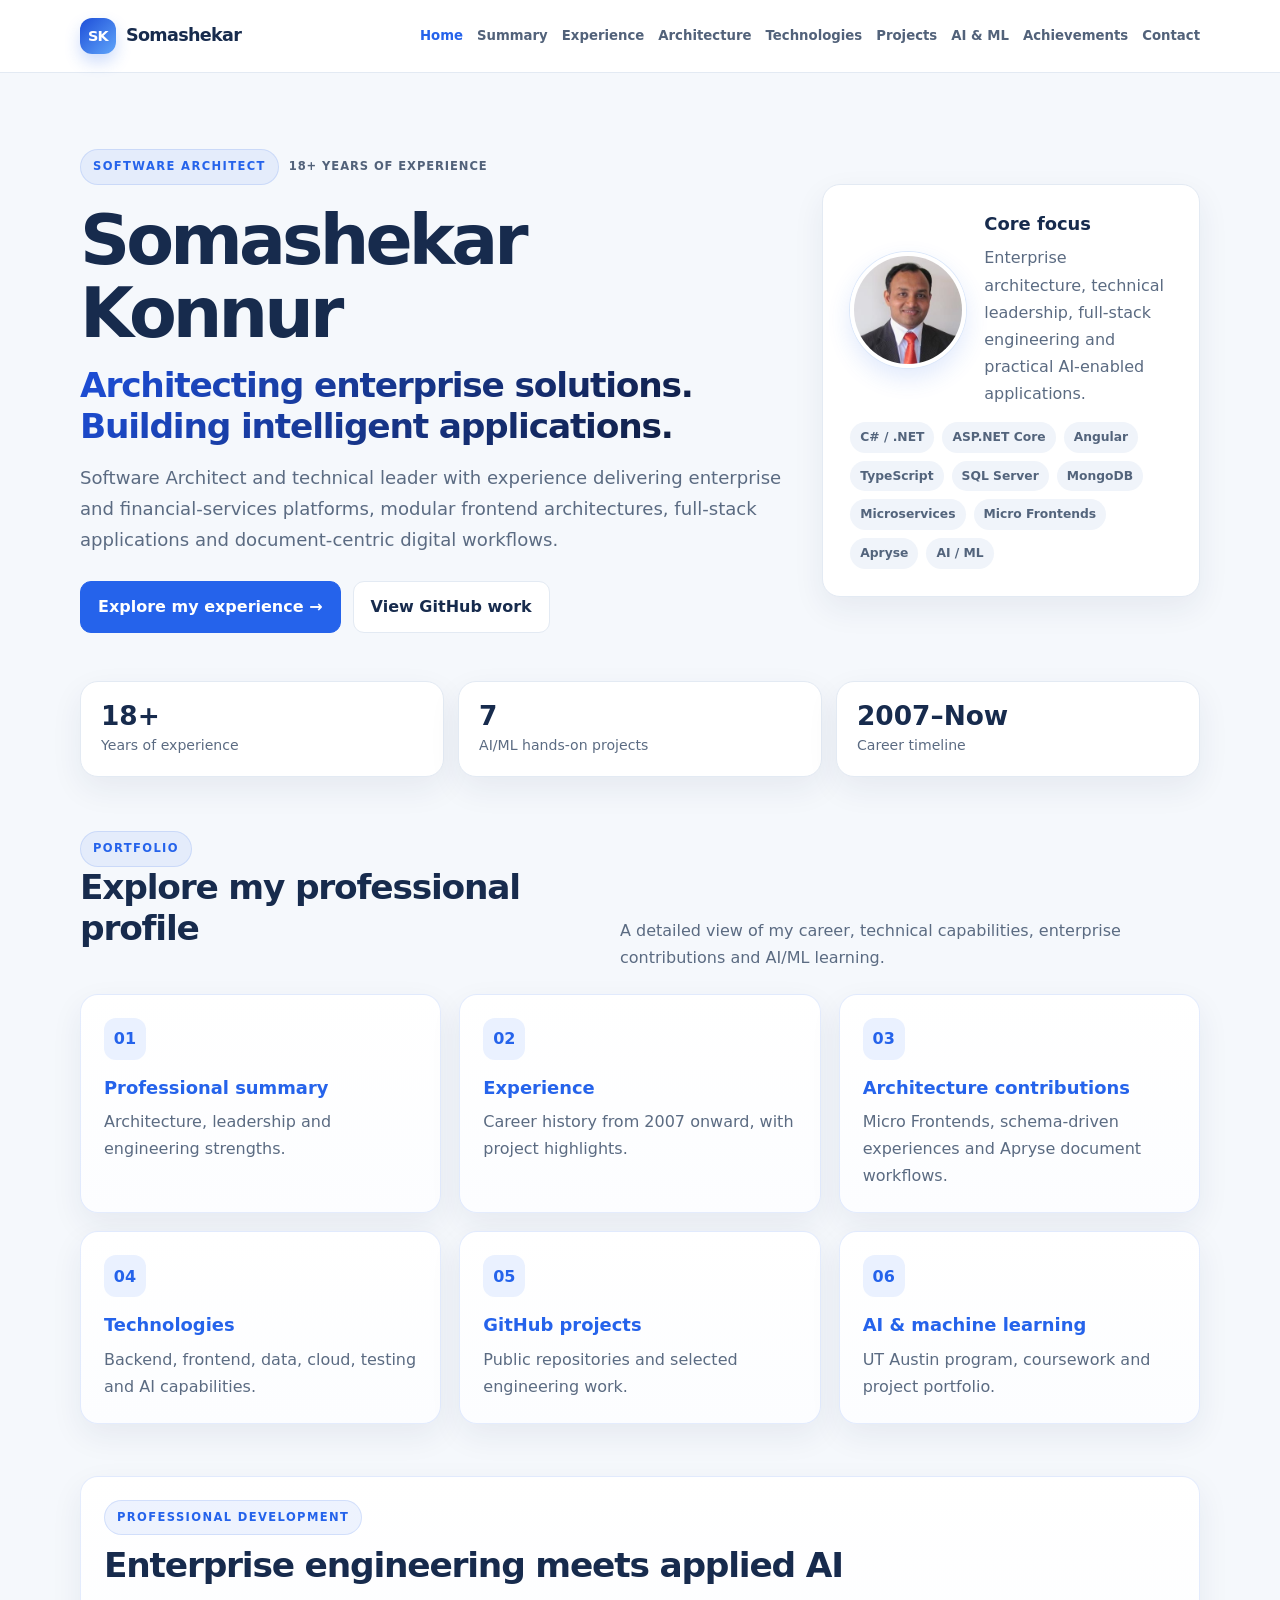
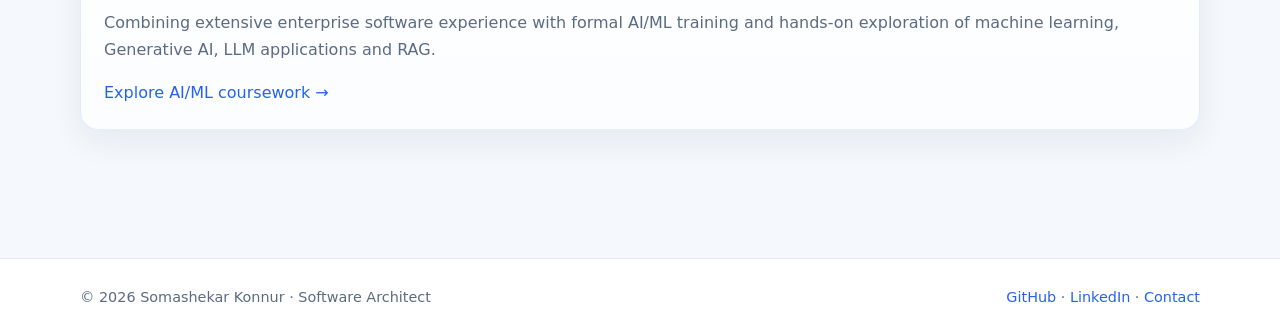
<file: index.html>
<!doctype html>
<html lang="en">

<head>
    <meta charset="utf-8">
    <meta name="viewport" content="width=device-width,initial-scale=1">
    <meta name="description" content="Professional portfolio of Somashekar Konnur">
    <title>Home | Somashekar Konnur</title>
    <link rel="stylesheet" href="styles.css">
</head>

<body>
    <header>
        <div class="wrap nav"><a class="brand" href="index.html" aria-label="Somashekar Konnur home"><span
                    class="brand-mark">SK</span><span class="brand-word">Somashekar</span></a><button class="menu"
                aria-expanded="false" aria-label="Toggle navigation">Menu ☰</button>
            <nav><a href="index.html">Home</a><a href="summary.html">Summary</a><a
                    href="experience.html">Experience</a><a href="architecture.html">Architecture</a><a
                    href="technologies.html">Technologies</a><a href="projects.html">Projects</a><a href="ai-ml.html">AI
                    & ML</a><a href="achievements.html">Achievements</a><a href="contact.html">Contact</a></nav>
        </div>
    </header>
    <main class="wrap">
        <section class="hero">
            <div>
                <div class="eyebrow-wrap"><span class="eyebrow">Software Architect</span><span class="eyebrow-sub">18+
                        years of experience</span></div>
                <h1>Somashekar<br>Konnur</h1>
                <h2 class="hero-tagline">Architecting enterprise solutions.<br>Building intelligent applications.</h2>
                <p class="lead">Software Architect and technical leader with experience delivering enterprise and
                    financial-services platforms, modular frontend architectures, full-stack applications and
                    document-centric digital workflows.</p>
                <div class="hero-actions"><a class="btn" href="experience.html">Explore my experience →</a><a
                        class="btn secondary" href="projects.html">View GitHub work</a></div>
            </div>
            <aside class="hero-card">
                <div class="profile-intro">
                    <img class="profile-photo" src="assets/profile-pic.jpeg" alt="Somashekar Konnur, Software Architect">
                    <div>
                        <h3>Core focus</h3>
                        <p>Enterprise architecture, technical leadership, full-stack engineering and practical AI-enabled
                            applications.</p>
                    </div>
                </div>
                <div class="tags"><span class="tag">C# / .NET</span><span class="tag">ASP.NET Core</span><span
                        class="tag">Angular</span><span class="tag">TypeScript</span><span class="tag">SQL Server</span><span
                        class="tag">MongoDB</span><span class="tag">Microservices</span><span
                        class="tag">Micro Frontends</span><span class="tag">Apryse</span><span class="tag">AI /
                        ML</span></div>
            </aside>
        </section>
        <section class="stats">
            <div class="stat"><strong>18+</strong><span>Years of experience</span></div>
            <div class="stat"><strong>7</strong><span>AI/ML hands-on projects</span></div>
            <div class="stat"><strong>2007–Now</strong><span>Career timeline</span></div>
        </section>
        <section class="section">
            <div class="section-head">
                <div><span class="eyebrow">Portfolio</span>
                    <h2>Explore my professional profile</h2>
                </div>
                <p>A detailed view of my career, technical capabilities, enterprise contributions and AI/ML learning.
                </p>
            </div>
            <div class="grid">
                <a class="card" href="summary.html">
                    <div class="icon">01</div>
                    <h3>Professional summary</h3>
                    <p>Architecture, leadership and engineering strengths.</p>
                </a>
                <a class="card" href="experience.html">
                    <div class="icon">02</div>
                    <h3>Experience</h3>
                    <p>Career history from 2007 onward, with project highlights.</p>
                </a>
                <a class="card" href="architecture.html">
                    <div class="icon">03</div>
                    <h3>Architecture contributions</h3>
                    <p>Micro Frontends, schema-driven experiences and Apryse document workflows.</p>
                </a>
                <a class="card" href="technologies.html">
                    <div class="icon">04</div>
                    <h3>Technologies</h3>
                    <p>Backend, frontend, data, cloud, testing and AI capabilities.</p>
                </a>
                <a class="card" href="projects.html">
                    <div class="icon">05</div>
                    <h3>GitHub projects</h3>
                    <p>Public repositories and selected engineering work.</p>
                </a>
                <a class="card" href="ai-ml.html">
                    <div class="icon">06</div>
                    <h3>AI & machine learning</h3>
                    <p>UT Austin program, coursework and project portfolio.</p>
                </a>
            </div>
        </section>
        <section class="section">
            <div class="card"><span class="eyebrow">Professional development</span>
                <h2 style="margin-top:10px">Enterprise engineering meets applied AI</h2>
                <p>Combining extensive enterprise software experience with formal AI/ML training and hands-on
                    exploration of machine learning, Generative AI, LLM applications and RAG.</p><a
                    href="ai-ml.html">Explore AI/ML coursework →</a>
            </div>
        </section>
    </main>
    <footer>
        <div class="wrap footer-row"><span>© <span data-year></span> Somashekar Konnur · Software
                Architect</span><span><a href="https://github.com/somuenc">GitHub</a> · <a
                    href="https://www.linkedin.com/in/somashekarbkonnur1981/">LinkedIn</a> · <a
                    href="contact.html">Contact</a></span></div>
    </footer>
    <script src="script.js"></script>
</body>

</html>
</file>
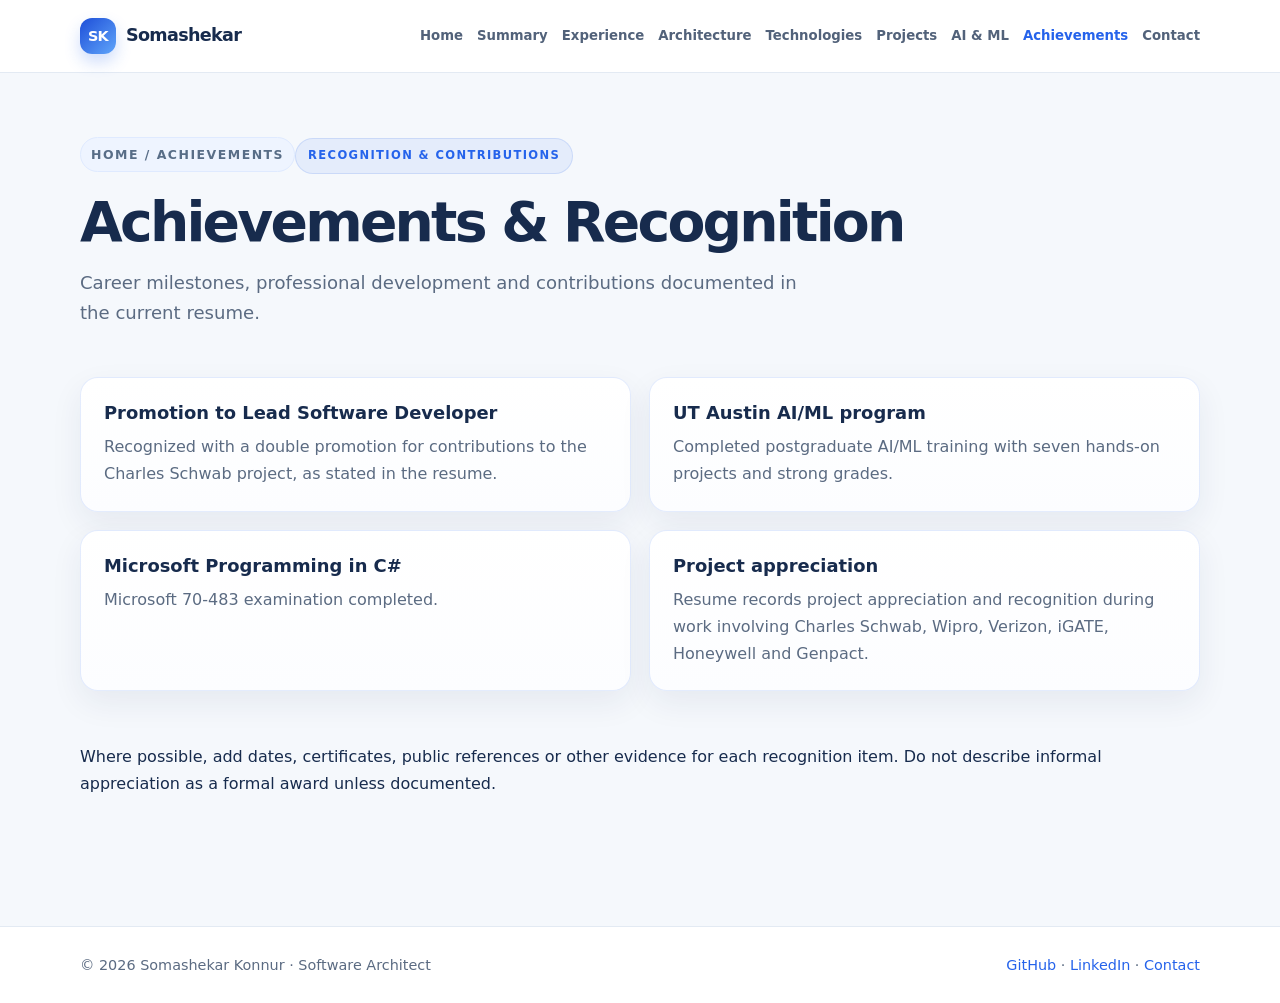
<file: achievements.html>
<!doctype html>
<html lang="en">

<head>
    <meta charset="utf-8">
    <meta name="viewport" content="width=device-width,initial-scale=1">
    <meta name="description" content="Professional portfolio of Somashekar Konnur">
    <title>Achievements | Somashekar Konnur</title>
    <link rel="stylesheet" href="styles.css">
</head>

<body>
    <header>
        <div class="wrap nav"><a class="brand" href="index.html" aria-label="Somashekar Konnur home"><span class="brand-mark">SK</span><span class="brand-word">Somashekar</span></a><button class="menu"
                aria-expanded="false" aria-label="Toggle navigation">Menu ☰</button>
            <nav><a href="index.html">Home</a><a href="summary.html">Summary</a><a
                    href="experience.html">Experience</a><a href="architecture.html">Architecture</a><a
                    href="technologies.html">Technologies</a><a href="projects.html">Projects</a><a href="ai-ml.html">AI
                    & ML</a><a href="achievements.html">Achievements</a><a href="contact.html">Contact</a></nav>
        </div>
    </header>
    <main class="wrap">
        <div class="page-intro">
            <div class="crumb">Home / Achievements</div><span class="eyebrow">Recognition & contributions</span>
            <h1>Achievements & Recognition</h1>
            <p class="lead">Career milestones, professional development and contributions documented in the current
                resume.</p>
        </div>
        <div class="grid two">
            <div class="card">
                <h3>Promotion to Lead Software Developer</h3>
                <p>Recognized with a double promotion for contributions to the Charles Schwab project, as stated in the
                    resume.</p>
            </div>
            <div class="card">
                <h3>UT Austin AI/ML program</h3>
                <p>Completed postgraduate AI/ML training with seven hands-on projects and strong grades.</p>
            </div>
            <div class="card">
                <h3>Microsoft Programming in C#</h3>
                <p>Microsoft 70-483 examination completed.</p>
            </div>
            <div class="card">
                <h3>Project appreciation</h3>
                <p>Resume records project appreciation and recognition during work involving Charles Schwab, Wipro,
                    Verizon, iGATE, Honeywell and Genpact.</p>
            </div>
        </div>
        <section class="section">
            <div class="note">Where possible, add dates, certificates, public references or other evidence for each
                recognition item. Do not describe informal appreciation as a formal award unless documented.</div>
        </section>
    </main>
    <footer>
        <div class="wrap footer-row"><span>© <span data-year></span> Somashekar Konnur · Software
                Architect</span><span><a href="https://github.com/somuenc">GitHub</a> · <a
                    href="https://www.linkedin.com/in/somashekarbkonnur1981/">LinkedIn</a> · <a
                    href="contact.html">Contact</a></span></div>
    </footer>
    <script src="script.js"></script>
</body>

</html>
</file>
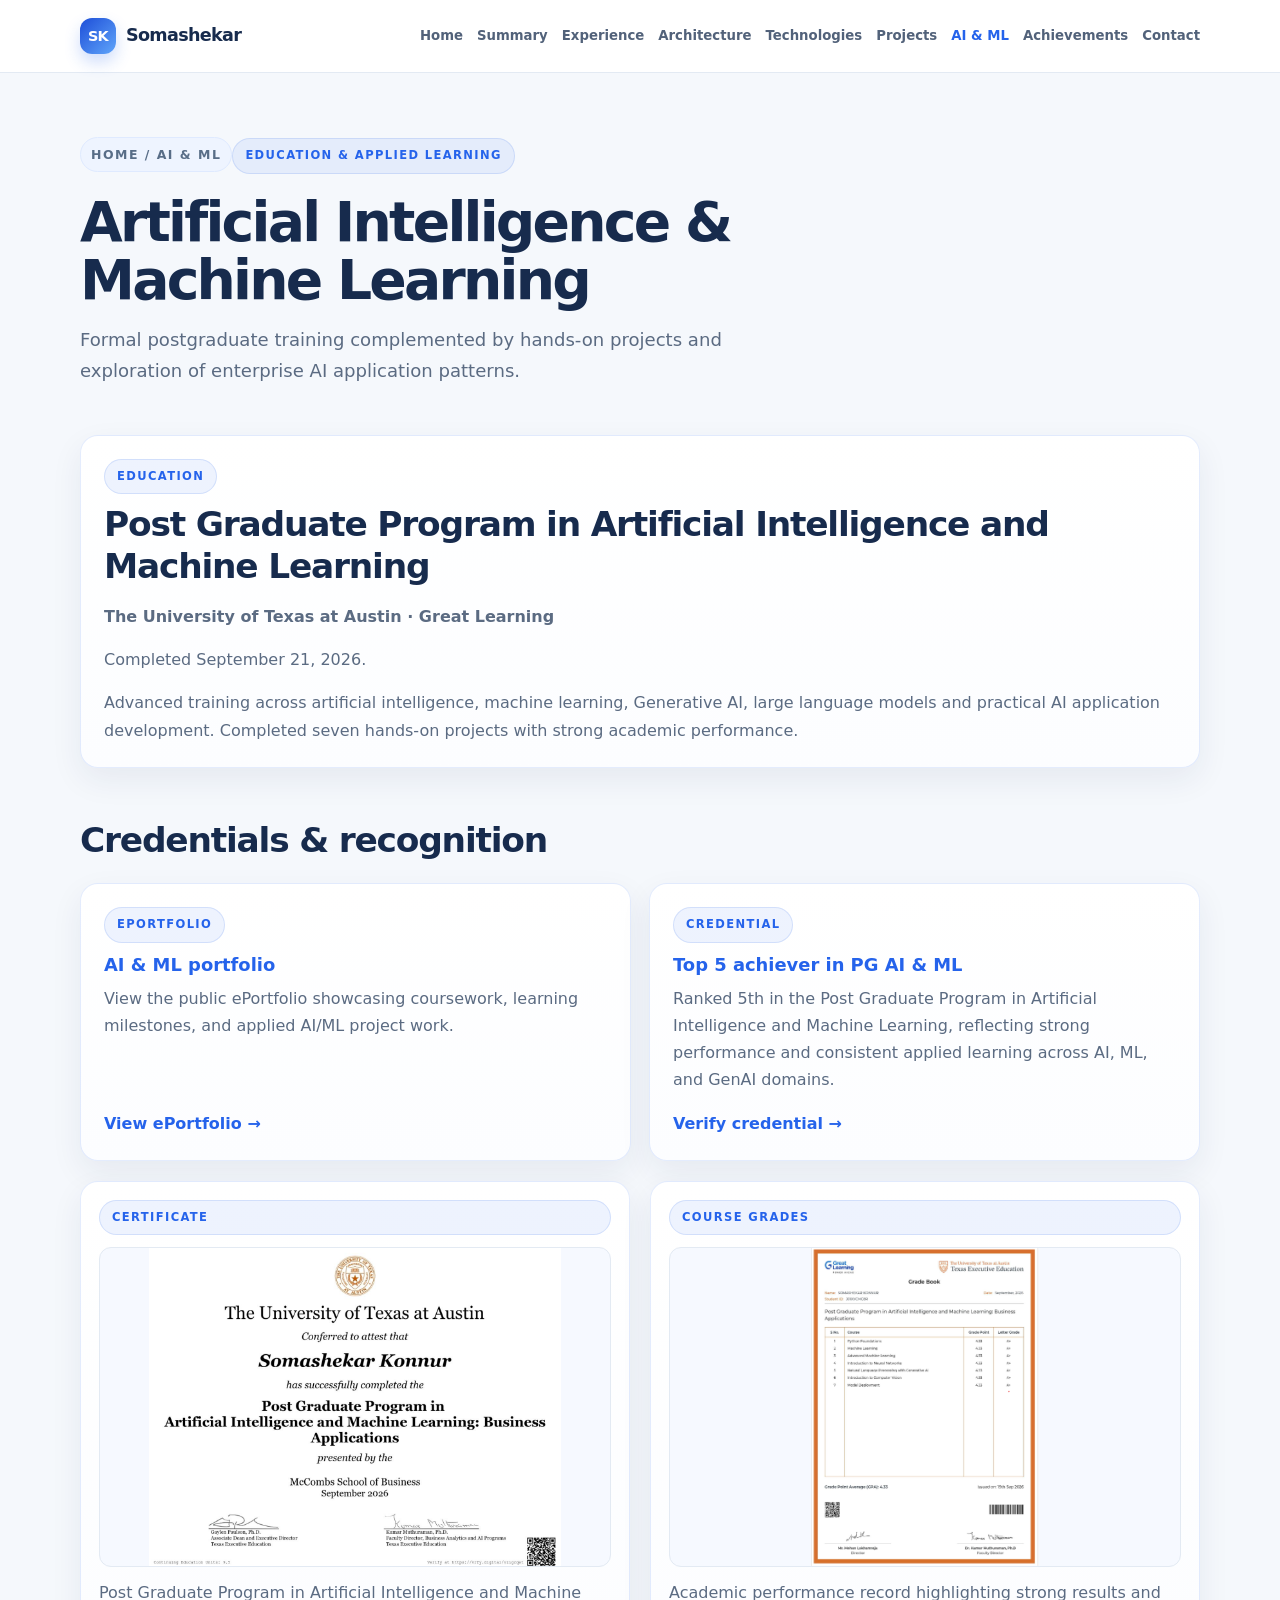
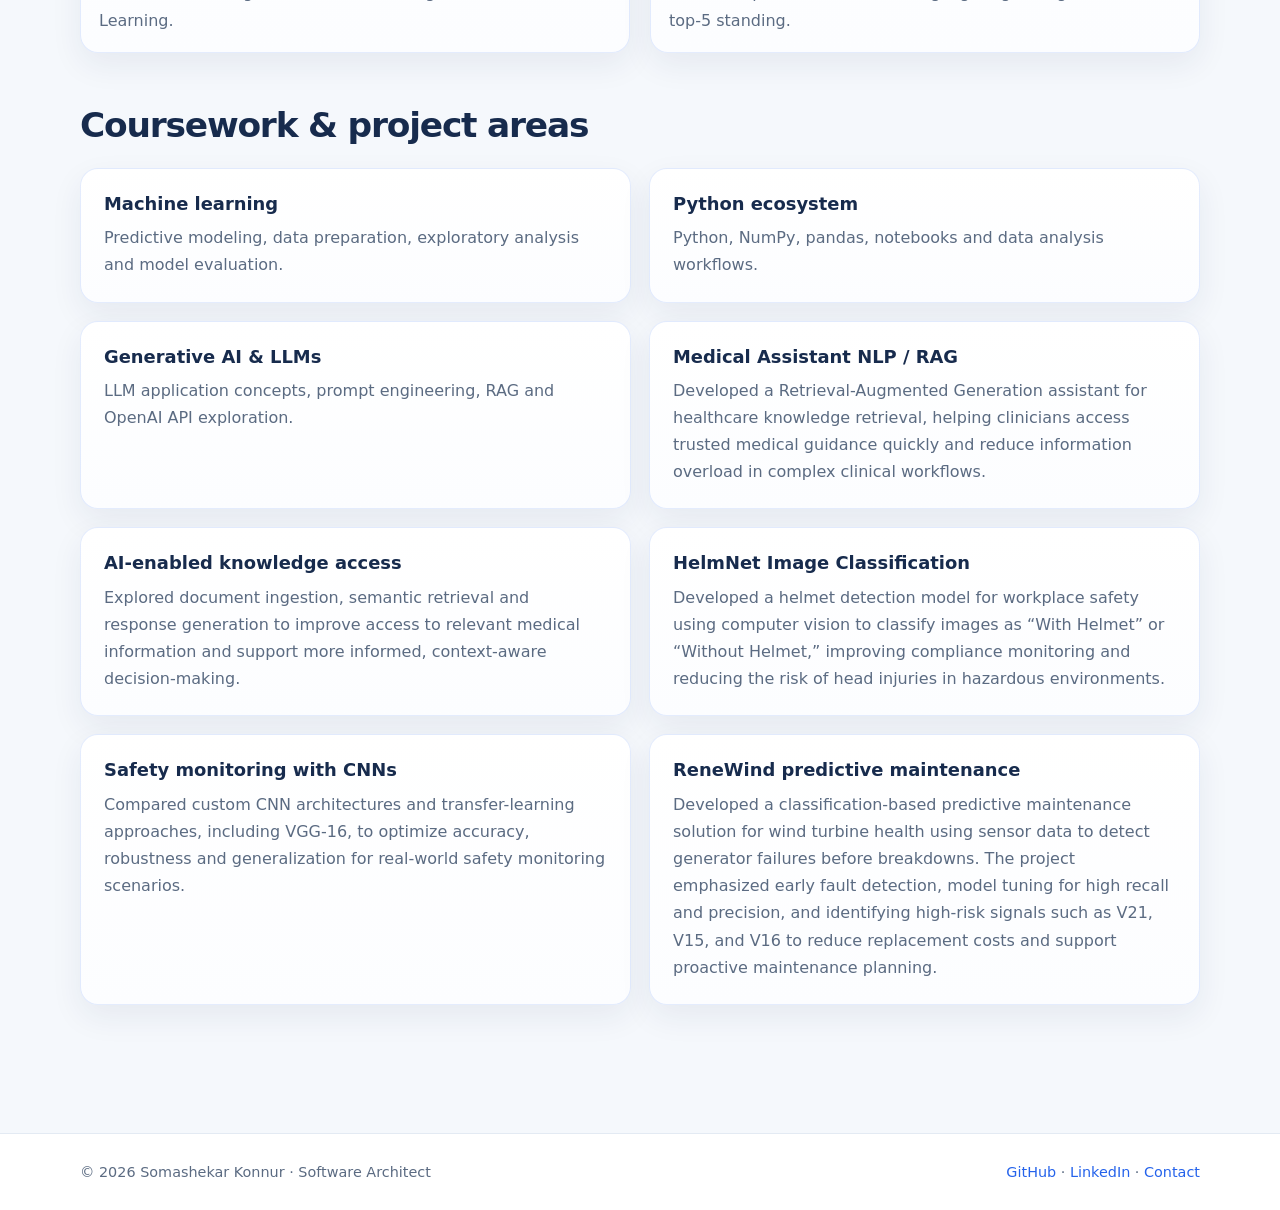
<file: ai-ml.html>
<!doctype html>
<html lang="en">

<head>
    <meta charset="utf-8">
    <meta name="viewport" content="width=device-width,initial-scale=1">
    <meta name="description" content="Professional portfolio of Somashekar Konnur">
    <title>AI & Machine Learning | Somashekar Konnur</title>
    <link rel="stylesheet" href="styles.css">
</head>

<body>
    <header>
        <div class="wrap nav"><a class="brand" href="index.html" aria-label="Somashekar Konnur home"><span class="brand-mark">SK</span><span class="brand-word">Somashekar</span></a><button class="menu"
                aria-expanded="false" aria-label="Toggle navigation">Menu ☰</button>
            <nav><a href="index.html">Home</a><a href="summary.html">Summary</a><a
                    href="experience.html">Experience</a><a href="architecture.html">Architecture</a><a
                    href="technologies.html">Technologies</a><a href="projects.html">Projects</a><a href="ai-ml.html">AI
                    & ML</a><a href="achievements.html">Achievements</a><a href="contact.html">Contact</a></nav>
        </div>
    </header>
    <main class="wrap">
        <div class="page-intro">
            <div class="crumb">Home / AI & ML</div><span class="eyebrow">Education & applied learning</span>
            <h1>Artificial Intelligence & Machine Learning</h1>
            <p class="lead">Formal postgraduate training complemented by hands-on projects and exploration of enterprise
                AI application patterns.</p>
        </div>
        <div class="card"><span class="eyebrow">Education</span>
            <h2 style="margin-top:10px">Post Graduate Program in Artificial Intelligence and Machine Learning</h2>
            <p><strong>The University of Texas at Austin · Great Learning</strong></p>
            <p>Completed September 21, 2026.</p>
            <p>Advanced training across artificial intelligence, machine learning, Generative AI, large language models
                and practical AI application development. Completed seven hands-on projects with strong academic
                performance.</p>
        </div>
        <section class="section">
            <h2>Credentials & recognition</h2>
            <div class="grid two">
                <a class="card credential-card" href="https://www.mygreatlearning.com/eportfolio/somashekar-konnur" target="_blank" rel="noreferrer">
                    <span class="eyebrow">Eportfolio</span>
                    <h3>AI & ML portfolio</h3>
                    <p>View the public ePortfolio showcasing coursework, learning milestones, and applied AI/ML project work.</p>
                    <span class="link-text">View ePortfolio →</span>
                </a>
                <a class="card credential-card" href="https://la.utexas.edu/texasexeced/digitalVerification.html?key=vzigcqet" target="_blank" rel="noreferrer">
                    <span class="eyebrow">Credential</span>
                    <h3>Top 5 achiever in PG AI & ML</h3>
                    <p>Ranked 5th in the Post Graduate Program in Artificial Intelligence and Machine Learning, reflecting strong performance and consistent applied learning across AI, ML, and GenAI domains.</p>
                    <span class="link-text">Verify credential →</span>
                </a>
            </div>
            <div class="certificate-grid">
                <div class="card certificate-card">
                    <span class="eyebrow">Certificate</span>
                    <img src="assets/pg-ai-ml-certificate.jpg" alt="PG AI & ML certificate from The University of Texas at Austin" loading="lazy">
                    <p>Post Graduate Program in Artificial Intelligence and Machine Learning.</p>
                </div>
                <div class="card certificate-card">
                    <span class="eyebrow">Course grades</span>
                    <img src="assets/pg-ai-ml-course-grades.jpg" alt="PG AI & ML course grades and performance summary" loading="lazy">
                    <p>Academic performance record highlighting strong results and top-5 standing.</p>
                </div>
            </div>
        </section>
        <section class="section">
            <h2>Coursework & project areas</h2>
            <div class="grid two">
                <div class="card">
                    <h3>Machine learning</h3>
                    <p>Predictive modeling, data preparation, exploratory analysis and model evaluation.</p>
                </div>
                <div class="card">
                    <h3>Python ecosystem</h3>
                    <p>Python, NumPy, pandas, notebooks and data analysis workflows.</p>
                </div>
                <div class="card">
                    <h3>Generative AI & LLMs</h3>
                    <p>LLM application concepts, prompt engineering, RAG and OpenAI API exploration.</p>
                </div>
                <div class="card">
                    <h3>Medical Assistant NLP / RAG</h3>
                    <p>Developed a Retrieval-Augmented Generation assistant for healthcare knowledge retrieval, helping
                        clinicians access trusted medical guidance quickly and reduce information overload in complex
                        clinical workflows.</p>
                </div>
                <div class="card">
                    <h3>AI-enabled knowledge access</h3>
                    <p>Explored document ingestion, semantic retrieval and response generation to improve access to
                        relevant medical information and support more informed, context-aware decision-making.</p>
                </div>
                <div class="card">
                    <h3>HelmNet Image Classification</h3>
                    <p>Developed a helmet detection model for workplace safety using computer vision to classify images
                        as “With Helmet” or “Without Helmet,” improving compliance monitoring and reducing the risk of
                        head injuries in hazardous environments.</p>
                </div>
                <div class="card">
                    <h3>Safety monitoring with CNNs</h3>
                    <p>Compared custom CNN architectures and transfer-learning approaches, including VGG-16, to
                        optimize accuracy, robustness and generalization for real-world safety monitoring scenarios.</p>
                </div>
                <div class="card">
                    <h3>ReneWind predictive maintenance</h3>
                    <p>Developed a classification-based predictive maintenance solution for wind turbine health using
                        sensor data to detect generator failures before breakdowns. The project emphasized early fault
                        detection, model tuning for high recall and precision, and identifying high-risk signals such as
                        V21, V15, and V16 to reduce replacement costs and support proactive maintenance planning.</p>
                </div>
            </div>
        </section>
    </main>
    <footer>
        <div class="wrap footer-row"><span>© <span data-year></span> Somashekar Konnur · Software
                Architect</span><span><a href="https://github.com/somuenc">GitHub</a> · <a
                    href="https://www.linkedin.com/in/somashekarbkonnur1981/">LinkedIn</a> · <a
                    href="contact.html">Contact</a></span></div>
    </footer>
    <script src="script.js"></script>
</body>

</html>
</file>
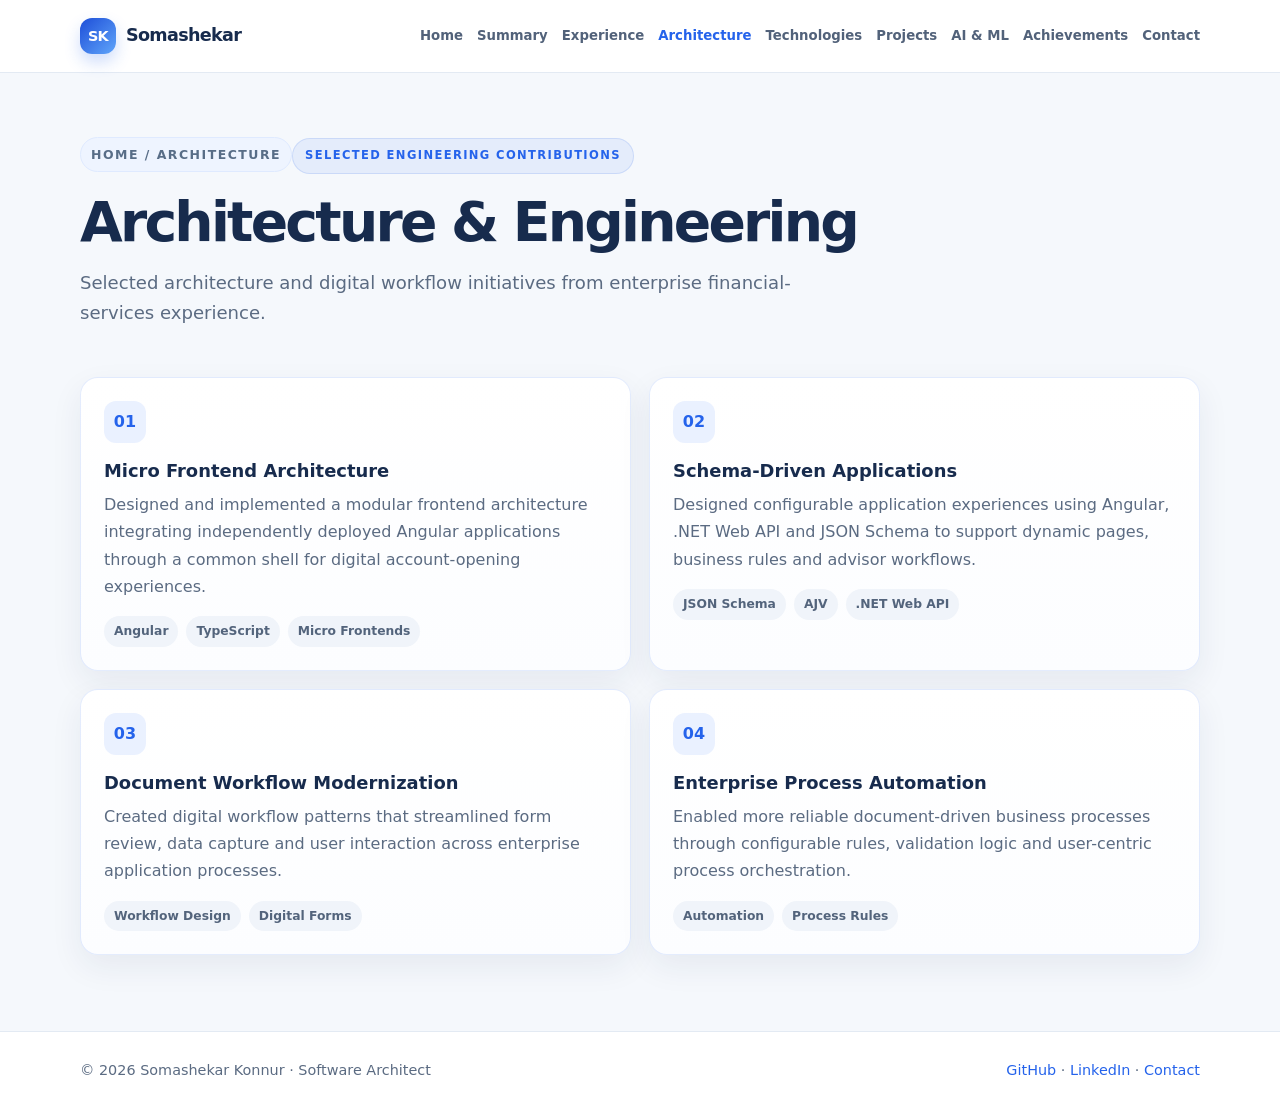
<file: architecture.html>
<!doctype html>
<html lang="en">

<head>
    <meta charset="utf-8">
    <meta name="viewport" content="width=device-width,initial-scale=1">
    <meta name="description" content="Professional portfolio of Somashekar Konnur">
    <title>Architecture Contributions | Somashekar Konnur</title>
    <link rel="stylesheet" href="styles.css">
</head>

<body>
    <header>
        <div class="wrap nav"><a class="brand" href="index.html" aria-label="Somashekar Konnur home"><span class="brand-mark">SK</span><span class="brand-word">Somashekar</span></a><button class="menu"
                aria-expanded="false" aria-label="Toggle navigation">Menu ☰</button>
            <nav><a href="index.html">Home</a><a href="summary.html">Summary</a><a
                    href="experience.html">Experience</a><a href="architecture.html">Architecture</a><a
                    href="technologies.html">Technologies</a><a href="projects.html">Projects</a><a href="ai-ml.html">AI
                    & ML</a><a href="achievements.html">Achievements</a><a href="contact.html">Contact</a></nav>
        </div>
    </header>
    <main class="wrap">
        <div class="page-intro">
            <div class="crumb">Home / Architecture</div><span class="eyebrow">Selected engineering contributions</span>
            <h1>Architecture & Engineering</h1>
            <p class="lead">Selected architecture and digital workflow initiatives from enterprise financial-services
                experience.</p>
        </div>
        <div class="grid two">
            <div class="card">
                <div class="icon">01</div>
                <h3>Micro Frontend Architecture</h3>
                <p>Designed and implemented a modular frontend architecture integrating independently deployed Angular
                    applications through a common shell for digital account-opening experiences.</p>
                <div class="tags"><span class="tag">Angular</span><span class="tag">TypeScript</span><span
                        class="tag">Micro Frontends</span></div>
            </div>
            <div class="card">
                <div class="icon">02</div>
                <h3>Schema-Driven Applications</h3>
                <p>Designed configurable application experiences using Angular, .NET Web API and JSON Schema to support
                    dynamic pages, business rules and advisor workflows.</p>
                <div class="tags"><span class="tag">JSON Schema</span><span class="tag">AJV</span><span class="tag">.NET
                        Web API</span></div>
            </div>
            <div class="card">
                <div class="icon">03</div>
                <h3>Document Workflow Modernization</h3>
                <p>Created digital workflow patterns that streamlined form review, data capture and user interaction across
                    enterprise application processes.</p>
                <div class="tags"><span class="tag">Workflow Design</span><span class="tag">Digital Forms</span></div>
            </div>
            <div class="card">
                <div class="icon">04</div>
                <h3>Enterprise Process Automation</h3>
                <p>Enabled more reliable document-driven business processes through configurable rules, validation logic
                    and user-centric process orchestration.</p>
                <div class="tags"><span class="tag">Automation</span><span class="tag">Process Rules</span></div>
            </div>
        </div>
    </main>
    <footer>
        <div class="wrap footer-row"><span>© <span data-year></span> Somashekar Konnur · Software
                Architect</span><span><a href="https://github.com/somuenc">GitHub</a> · <a
                    href="https://www.linkedin.com/in/somashekarbkonnur1981/">LinkedIn</a> · <a
                    href="contact.html">Contact</a></span></div>
    </footer>
    <script src="script.js"></script>
</body>

</html>
</file>
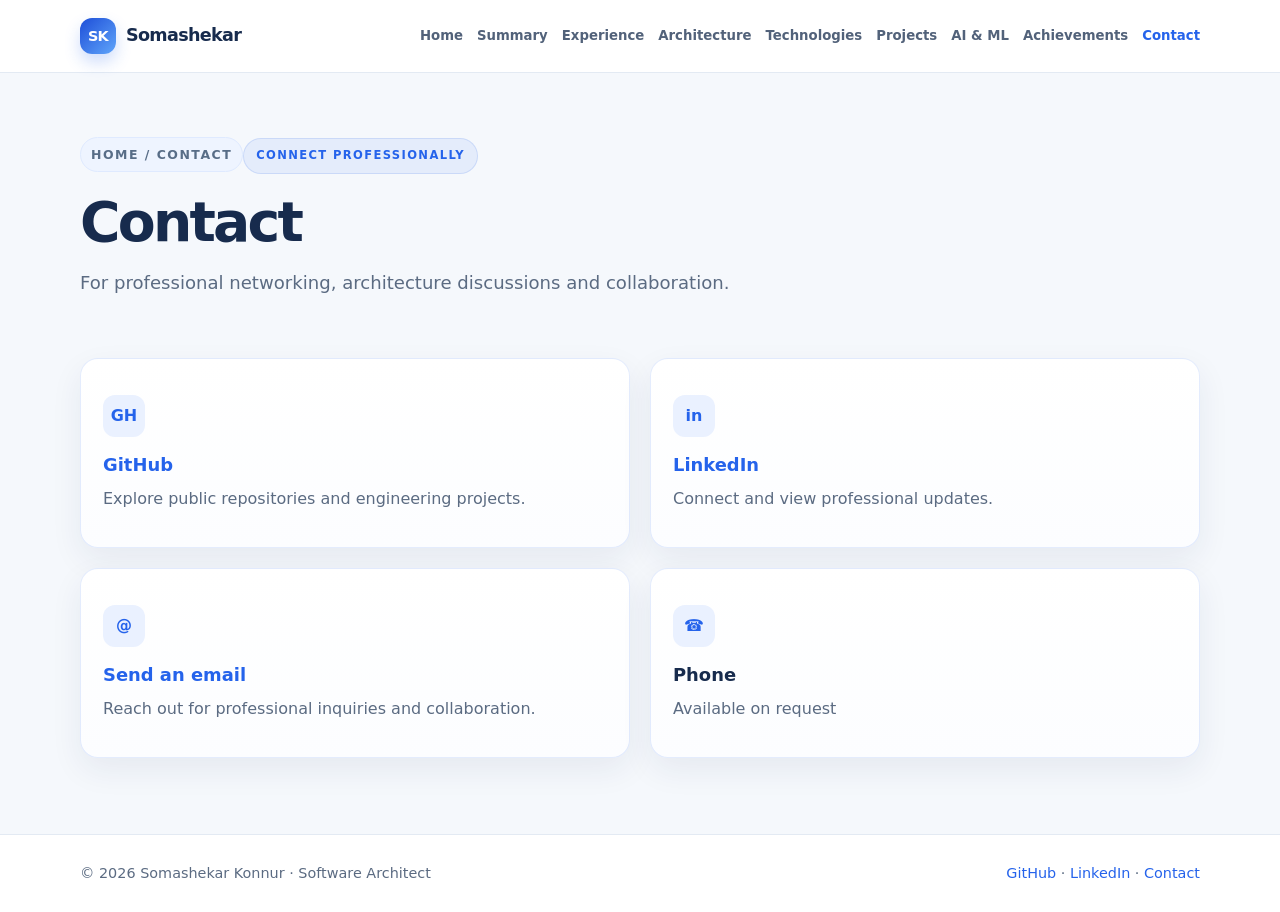
<file: contact.html>
<!doctype html>
<html lang="en">

<head>
    <meta charset="utf-8">
    <meta name="viewport" content="width=device-width,initial-scale=1">
    <meta name="description" content="Professional portfolio of Somashekar Konnur">
    <title>Contact | Somashekar Konnur</title>
    <link rel="stylesheet" href="styles.css">
</head>

<body>
    <header>
        <div class="wrap nav"><a class="brand" href="index.html" aria-label="Somashekar Konnur home"><span class="brand-mark">SK</span><span class="brand-word">Somashekar</span></a><button class="menu"
                aria-expanded="false" aria-label="Toggle navigation">Menu ☰</button>
            <nav><a href="index.html">Home</a><a href="summary.html">Summary</a><a
                    href="experience.html">Experience</a><a href="architecture.html">Architecture</a><a
                    href="technologies.html">Technologies</a><a href="projects.html">Projects</a><a href="ai-ml.html">AI
                    & ML</a><a href="achievements.html">Achievements</a><a href="contact.html">Contact</a></nav>
        </div>
    </header>
    <main class="wrap site-main">
        <div class="page-intro">
            <div class="crumb">Home / Contact</div><span class="eyebrow">Connect professionally</span>
            <h1>Contact</h1>
            <p class="lead">For professional networking, architecture discussions and collaboration.</p>
        </div>
        <div class="contact-grid">
            <a class="card contact-card" href="https://github.com/somuenc" target="_blank" rel="noreferrer">
                <div class="icon">GH</div>
                <h3>GitHub</h3>
                <p>Explore public repositories and engineering projects.</p>
            </a>
            <a class="card contact-card" href="https://www.linkedin.com/in/somashekarbkonnur1981/" target="_blank" rel="noreferrer">
                <div class="icon">in</div>
                <h3>LinkedIn</h3>
                <p>Connect and view professional updates.</p>
            </a>
            <a class="card contact-card" href="mailto:somuenc@gmail.com">
                <div class="icon">@</div>
                <h3>Send an email</h3>
                <p>Reach out for professional inquiries and collaboration.</p>
            </a>
            <div class="card contact-card">
                <div class="icon">☎</div>
                <h3>Phone</h3>
                <p>Available on request</p>
            </div>
        </div>
    </main>
    <footer class="site-footer">
        <div class="wrap footer-row"><span>© <span data-year></span> Somashekar Konnur · Software
                Architect</span><span><a href="https://github.com/somuenc">GitHub</a> · <a
                    href="https://www.linkedin.com/in/somashekarbkonnur1981/">LinkedIn</a> · <a
                    href="contact.html">Contact</a></span></div>
    </footer>
    <script src="script.js"></script>
</body>

</html>
</file>
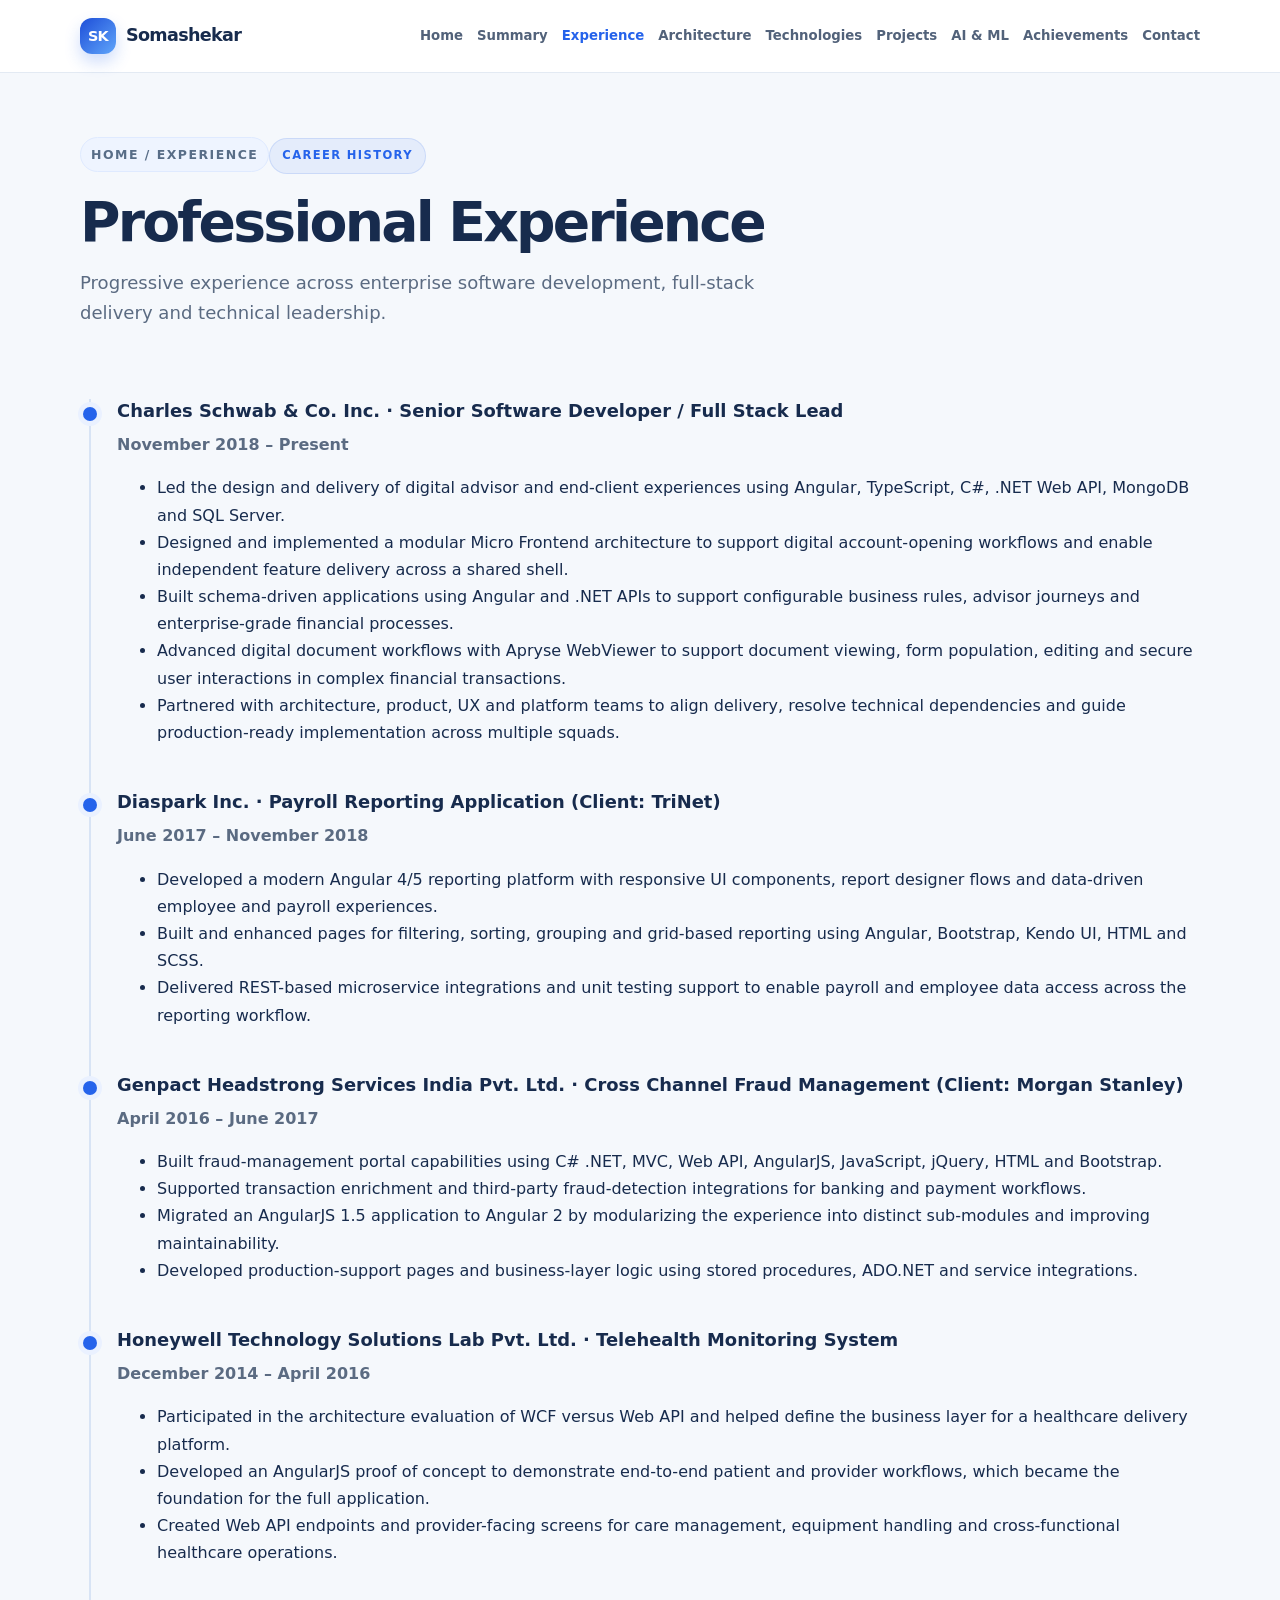
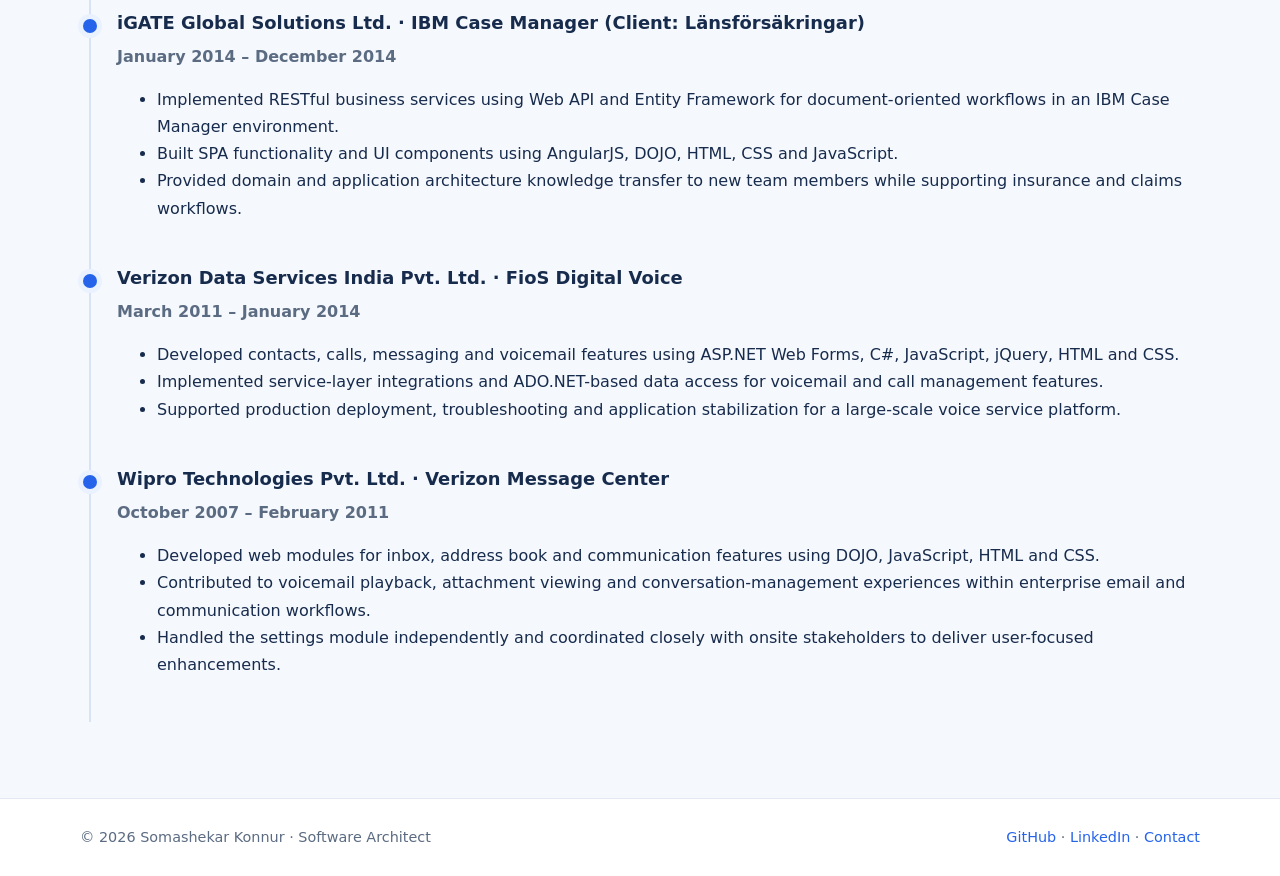
<file: experience.html>
<!doctype html>
<html lang="en">

<head>
    <meta charset="utf-8">
    <meta name="viewport" content="width=device-width,initial-scale=1">
    <meta name="description" content="Professional portfolio of Somashekar Konnur">
    <title>Professional Experience | Somashekar Konnur</title>
    <link rel="stylesheet" href="styles.css">
</head>

<body>
    <header>
        <div class="wrap nav"><a class="brand" href="index.html" aria-label="Somashekar Konnur home"><span class="brand-mark">SK</span><span class="brand-word">Somashekar</span></a><button class="menu"
                aria-expanded="false" aria-label="Toggle navigation">Menu ☰</button>
            <nav><a href="index.html">Home</a><a href="summary.html">Summary</a><a
                    href="experience.html">Experience</a><a href="architecture.html">Architecture</a><a
                    href="technologies.html">Technologies</a><a href="projects.html">Projects</a><a href="ai-ml.html">AI
                    & ML</a><a href="achievements.html">Achievements</a><a href="contact.html">Contact</a></nav>
        </div>
    </header>
    <main class="wrap">
        <div class="page-intro">
            <div class="crumb">Home / Experience</div><span class="eyebrow">Career history</span>
            <h1>Professional Experience</h1>
            <p class="lead">Progressive experience across enterprise software development, full-stack delivery and
                technical leadership.</p>
        </div>
        <div class="timeline">
            <div class="event">
                <h3>Charles Schwab & Co. Inc. · Senior Software Developer / Full Stack Lead</h3>
                <p><strong>November 2018 – Present</strong></p>
                <ul>
                    <li>Led the design and delivery of digital advisor and end-client experiences using Angular,
                        TypeScript, C#, .NET Web API, MongoDB and SQL Server.</li>
                    <li>Designed and implemented a modular Micro Frontend architecture to support digital account-opening
                        workflows and enable independent feature delivery across a shared shell.</li>
                    <li>Built schema-driven applications using Angular and .NET APIs to support configurable business
                        rules, advisor journeys and enterprise-grade financial processes.</li>
                    <li>Advanced digital document workflows with Apryse WebViewer to support document viewing, form
                        population, editing and secure user interactions in complex financial transactions.</li>
                    <li>Partnered with architecture, product, UX and platform teams to align delivery, resolve technical
                        dependencies and guide production-ready implementation across multiple squads.</li>
                </ul>
            </div>
            <div class="event">
                <h3>Diaspark Inc. · Payroll Reporting Application (Client: TriNet)</h3>
                <p><strong>June 2017 – November 2018</strong></p>
                <ul>
                    <li>Developed a modern Angular 4/5 reporting platform with responsive UI components, report designer
                        flows and data-driven employee and payroll experiences.</li>
                    <li>Built and enhanced pages for filtering, sorting, grouping and grid-based reporting using Angular,
                        Bootstrap, Kendo UI, HTML and SCSS.</li>
                    <li>Delivered REST-based microservice integrations and unit testing support to enable payroll and
                        employee data access across the reporting workflow.</li>
                </ul>
            </div>
            <div class="event">
                <h3>Genpact Headstrong Services India Pvt. Ltd. · Cross Channel Fraud Management (Client: Morgan
                    Stanley)</h3>
                <p><strong>April 2016 – June 2017</strong></p>
                <ul>
                    <li>Built fraud-management portal capabilities using C# .NET, MVC, Web API, AngularJS, JavaScript,
                        jQuery, HTML and Bootstrap.</li>
                    <li>Supported transaction enrichment and third-party fraud-detection integrations for banking and
                        payment workflows.</li>
                    <li>Migrated an AngularJS 1.5 application to Angular 2 by modularizing the experience into distinct
                        sub-modules and improving maintainability.</li>
                    <li>Developed production-support pages and business-layer logic using stored procedures, ADO.NET and
                        service integrations.</li>
                </ul>
            </div>
            <div class="event">
                <h3>Honeywell Technology Solutions Lab Pvt. Ltd. · Telehealth Monitoring System</h3>
                <p><strong>December 2014 – April 2016</strong></p>
                <ul>
                    <li>Participated in the architecture evaluation of WCF versus Web API and helped define the business
                        layer for a healthcare delivery platform.</li>
                    <li>Developed an AngularJS proof of concept to demonstrate end-to-end patient and provider workflows,
                        which became the foundation for the full application.</li>
                    <li>Created Web API endpoints and provider-facing screens for care management, equipment handling and
                        cross-functional healthcare operations.</li>
                </ul>
            </div>
            <div class="event">
                <h3>iGATE Global Solutions Ltd. · IBM Case Manager (Client: Länsförsäkringar)</h3>
                <p><strong>January 2014 – December 2014</strong></p>
                <ul>
                    <li>Implemented RESTful business services using Web API and Entity Framework for document-oriented
                        workflows in an IBM Case Manager environment.</li>
                    <li>Built SPA functionality and UI components using AngularJS, DOJO, HTML, CSS and JavaScript.</li>
                    <li>Provided domain and application architecture knowledge transfer to new team members while
                        supporting insurance and claims workflows.</li>
                </ul>
            </div>
            <div class="event">
                <h3>Verizon Data Services India Pvt. Ltd. · FioS Digital Voice</h3>
                <p><strong>March 2011 – January 2014</strong></p>
                <ul>
                    <li>Developed contacts, calls, messaging and voicemail features using ASP.NET Web Forms, C#,
                        JavaScript, jQuery, HTML and CSS.</li>
                    <li>Implemented service-layer integrations and ADO.NET-based data access for voicemail and call
                        management features.</li>
                    <li>Supported production deployment, troubleshooting and application stabilization for a large-scale
                        voice service platform.</li>
                </ul>
            </div>
            <div class="event">
                <h3>Wipro Technologies Pvt. Ltd. · Verizon Message Center</h3>
                <p><strong>October 2007 – February 2011</strong></p>
                <ul>
                    <li>Developed web modules for inbox, address book and communication features using DOJO, JavaScript,
                        HTML and CSS.</li>
                    <li>Contributed to voicemail playback, attachment viewing and conversation-management experiences
                        within enterprise email and communication workflows.</li>
                    <li>Handled the settings module independently and coordinated closely with onsite stakeholders to
                        deliver user-focused enhancements.</li>
                </ul>
            </div>
        </div>
    </main>
    <footer>
        <div class="wrap footer-row"><span>© <span data-year></span> Somashekar Konnur · Software
                Architect</span><span><a href="https://github.com/somuenc">GitHub</a> · <a
                    href="https://www.linkedin.com/in/somashekarbkonnur1981/">LinkedIn</a> · <a
                    href="contact.html">Contact</a></span></div>
    </footer>
    <script src="script.js"></script>
</body>

</html>
</file>
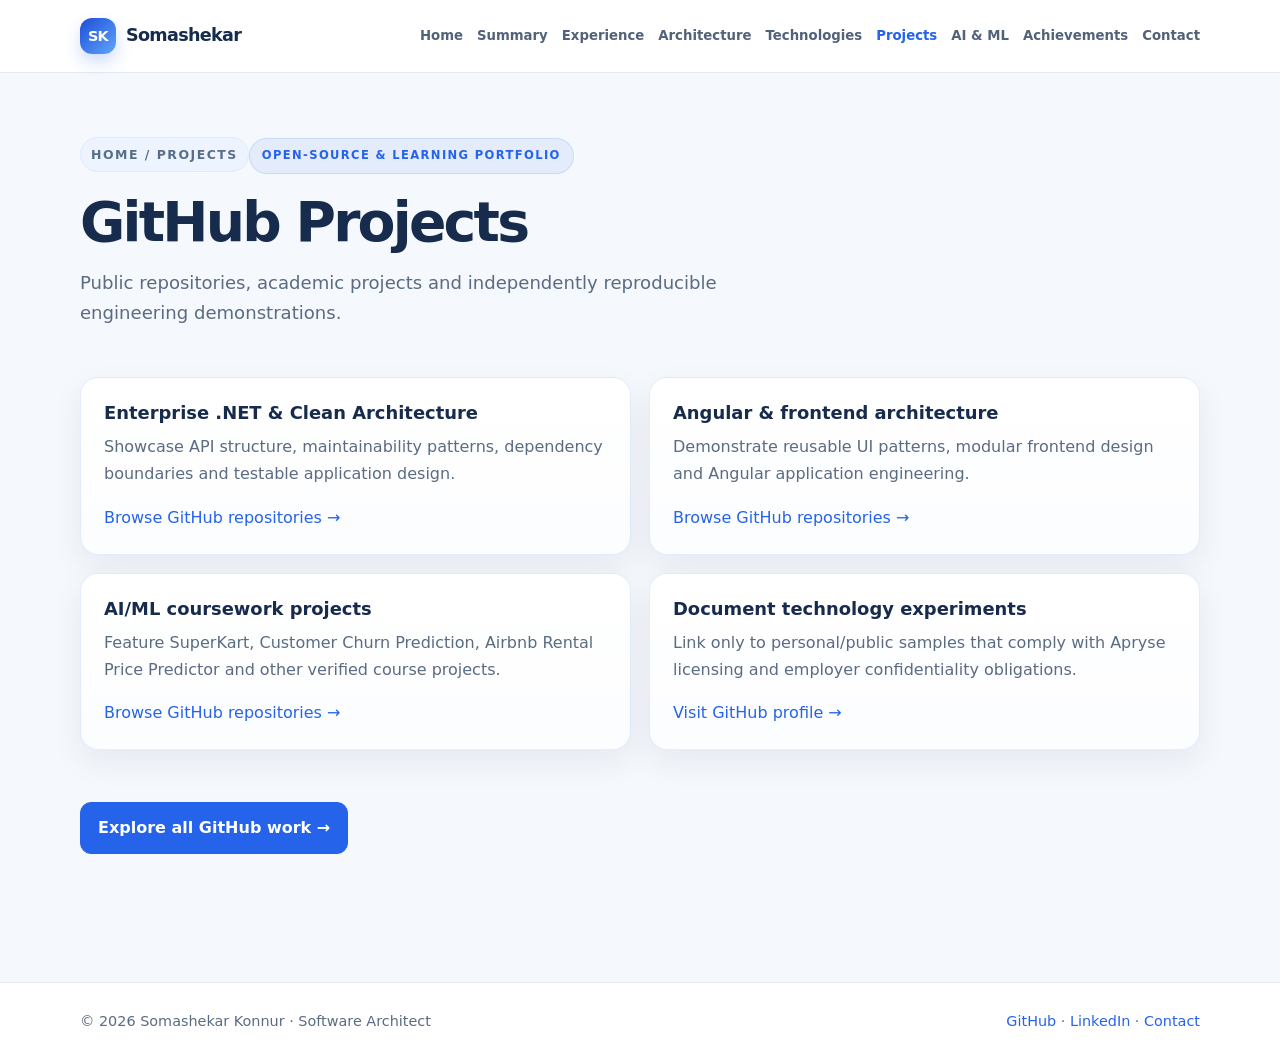
<file: projects.html>
<!doctype html>
<html lang="en">

<head>
    <meta charset="utf-8">
    <meta name="viewport" content="width=device-width,initial-scale=1">
    <meta name="description" content="Professional portfolio of Somashekar Konnur">
    <title>GitHub Projects | Somashekar Konnur</title>
    <link rel="stylesheet" href="styles.css">
</head>

<body>
    <header>
        <div class="wrap nav"><a class="brand" href="index.html" aria-label="Somashekar Konnur home"><span class="brand-mark">SK</span><span class="brand-word">Somashekar</span></a><button class="menu"
                aria-expanded="false" aria-label="Toggle navigation">Menu ☰</button>
            <nav><a href="index.html">Home</a><a href="summary.html">Summary</a><a
                    href="experience.html">Experience</a><a href="architecture.html">Architecture</a><a
                    href="technologies.html">Technologies</a><a href="projects.html">Projects</a><a href="ai-ml.html">AI
                    & ML</a><a href="achievements.html">Achievements</a><a href="contact.html">Contact</a></nav>
        </div>
    </header>
    <main class="wrap">
        <div class="page-intro">
            <div class="crumb">Home / Projects</div><span class="eyebrow">Open-source & learning portfolio</span>
            <h1>GitHub Projects</h1>
            <p class="lead">Public repositories, academic projects and independently reproducible engineering
                demonstrations.</p>
        </div>
        <div class="grid two">
            <div class="card">
                <h3>Enterprise .NET & Clean Architecture</h3>
                <p>Showcase API structure, maintainability patterns, dependency boundaries and testable application
                    design.</p><a href="https://github.com/somuenc?tab=repositories">Browse GitHub repositories →</a>
            </div>
            <div class="card">
                <h3>Angular & frontend architecture</h3>
                <p>Demonstrate reusable UI patterns, modular frontend design and Angular application engineering.</p><a
                    href="https://github.com/somuenc?tab=repositories">Browse GitHub repositories →</a>
            </div>
            <div class="card">
                <h3>AI/ML coursework projects</h3>
                <p>Feature SuperKart, Customer Churn Prediction, Airbnb Rental Price Predictor and other verified course
                    projects.</p><a href="https://github.com/somuenc?tab=repositories">Browse GitHub repositories →</a>
            </div>
            <div class="card">
                <h3>Document technology experiments</h3>
                <p>Link only to personal/public samples that comply with Apryse licensing and employer confidentiality
                    obligations.</p><a href="https://github.com/somuenc">Visit GitHub profile →</a>
            </div>
        </div>
        <section class="section"><a class="btn" href="https://github.com/somuenc">Explore all GitHub work →</a>
        </section>
    </main>
    <footer>
        <div class="wrap footer-row"><span>© <span data-year></span> Somashekar Konnur · Software
                Architect</span><span><a href="https://github.com/somuenc">GitHub</a> · <a
                    href="https://www.linkedin.com/in/somashekarbkonnur1981/">LinkedIn</a> · <a
                    href="contact.html">Contact</a></span></div>
    </footer>
    <script src="script.js"></script>
</body>

</html>
</file>
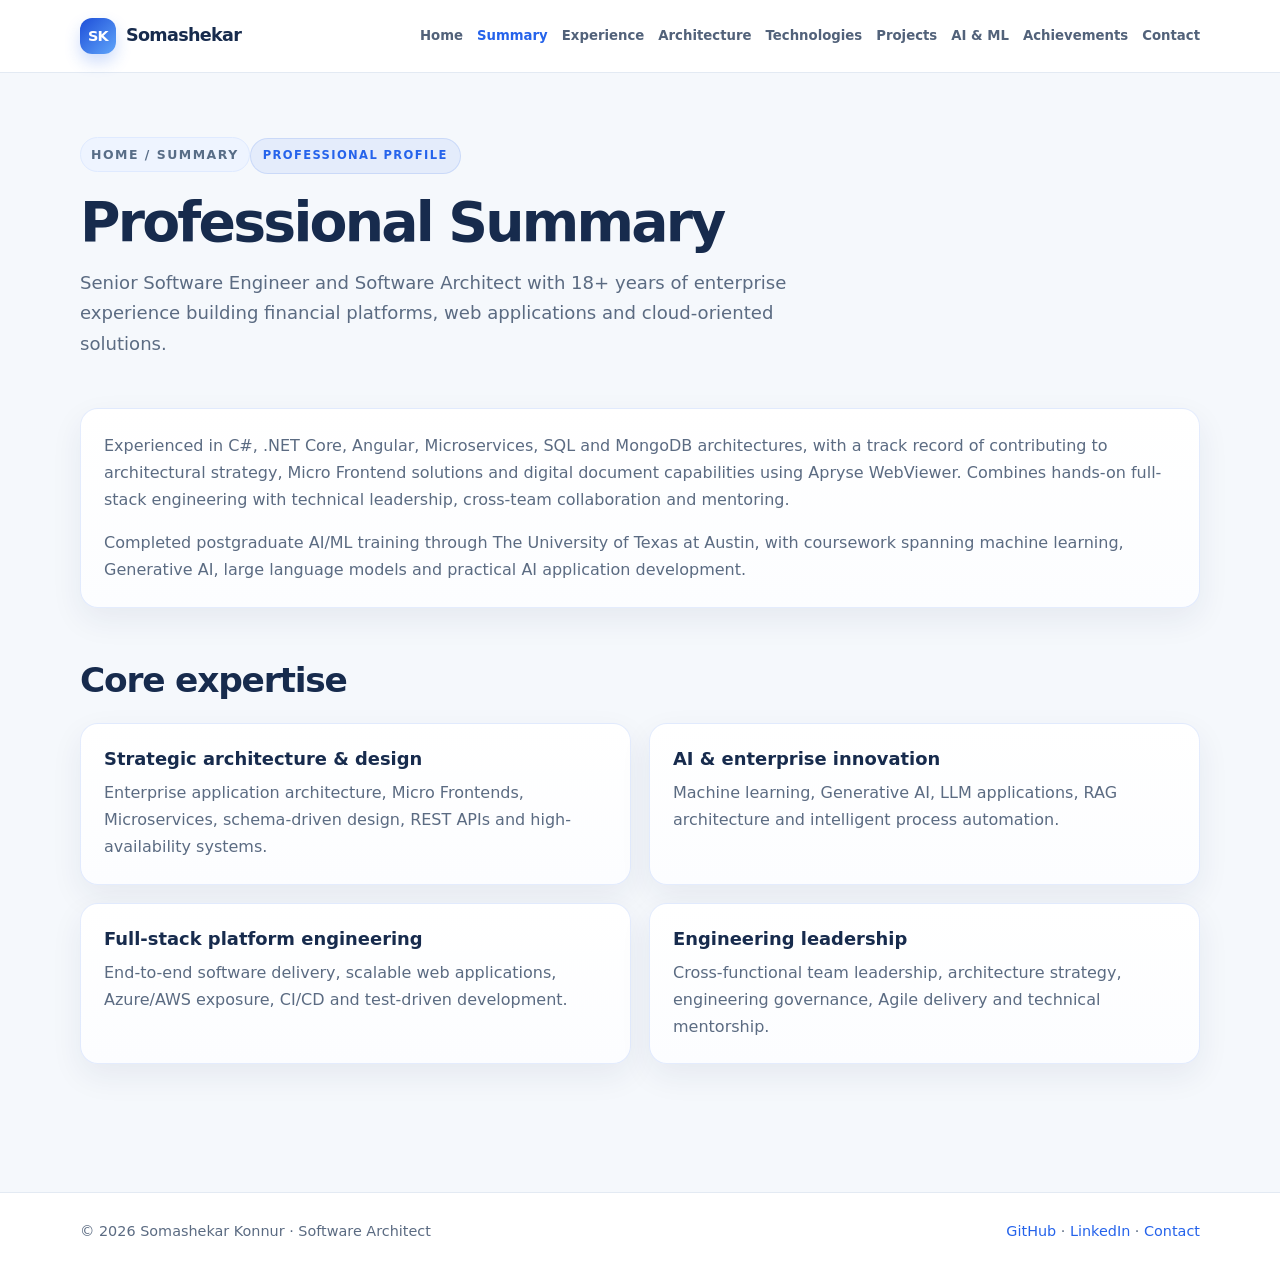
<file: summary.html>
<!doctype html>
<html lang="en">

<head>
    <meta charset="utf-8">
    <meta name="viewport" content="width=device-width,initial-scale=1">
    <meta name="description" content="Professional portfolio of Somashekar Konnur">
    <title>Professional Summary | Somashekar Konnur</title>
    <link rel="stylesheet" href="styles.css">
</head>

<body>
    <header>
        <div class="wrap nav"><a class="brand" href="index.html" aria-label="Somashekar Konnur home"><span class="brand-mark">SK</span><span class="brand-word">Somashekar</span></a><button class="menu"
                aria-expanded="false" aria-label="Toggle navigation">Menu ☰</button>
            <nav><a href="index.html">Home</a><a href="summary.html">Summary</a><a
                    href="experience.html">Experience</a><a href="architecture.html">Architecture</a><a
                    href="technologies.html">Technologies</a><a href="projects.html">Projects</a><a href="ai-ml.html">AI
                    & ML</a><a href="achievements.html">Achievements</a><a href="contact.html">Contact</a></nav>
        </div>
    </header>
    <main class="wrap">
        <div class="page-intro">
            <div class="crumb">Home / Summary</div><span class="eyebrow">Professional profile</span>
            <h1>Professional Summary</h1>
            <p class="lead">Senior Software Engineer and Software Architect with 18+ years of enterprise experience
                building financial platforms, web applications and cloud-oriented solutions.</p>
        </div>
        <div class="card">
            <p>Experienced in C#, .NET Core, Angular, Microservices, SQL and MongoDB architectures, with a track record
                of contributing to architectural strategy, Micro Frontend solutions and digital document capabilities
                using Apryse WebViewer. Combines hands-on full-stack engineering with technical leadership, cross-team
                collaboration and mentoring.</p>
            <p>Completed postgraduate AI/ML training through The University of Texas at Austin, with coursework spanning
                machine learning, Generative AI, large language models and practical AI application development.</p>
        </div>
        <section class="section">
            <h2>Core expertise</h2>
            <div class="grid two">
                <div class="card">
                    <h3>Strategic architecture & design</h3>
                    <p>Enterprise application architecture, Micro Frontends, Microservices, schema-driven design, REST
                        APIs and high-availability systems.</p>
                </div>
                <div class="card">
                    <h3>AI & enterprise innovation</h3>
                    <p>Machine learning, Generative AI, LLM applications, RAG architecture and intelligent process
                        automation.</p>
                </div>
                <div class="card">
                    <h3>Full-stack platform engineering</h3>
                    <p>End-to-end software delivery, scalable web applications, Azure/AWS exposure, CI/CD and
                        test-driven development.</p>
                </div>
                <div class="card">
                    <h3>Engineering leadership</h3>
                    <p>Cross-functional team leadership, architecture strategy, engineering governance, Agile delivery
                        and technical mentorship.</p>
                </div>
            </div>
        </section>
    </main>
    <footer>
        <div class="wrap footer-row"><span>© <span data-year></span> Somashekar Konnur · Software
                Architect</span><span><a href="https://github.com/somuenc">GitHub</a> · <a
                    href="https://www.linkedin.com/in/somashekarbkonnur1981/">LinkedIn</a> · <a
                    href="contact.html">Contact</a></span></div>
    </footer>
    <script src="script.js"></script>
</body>

</html>
</file>
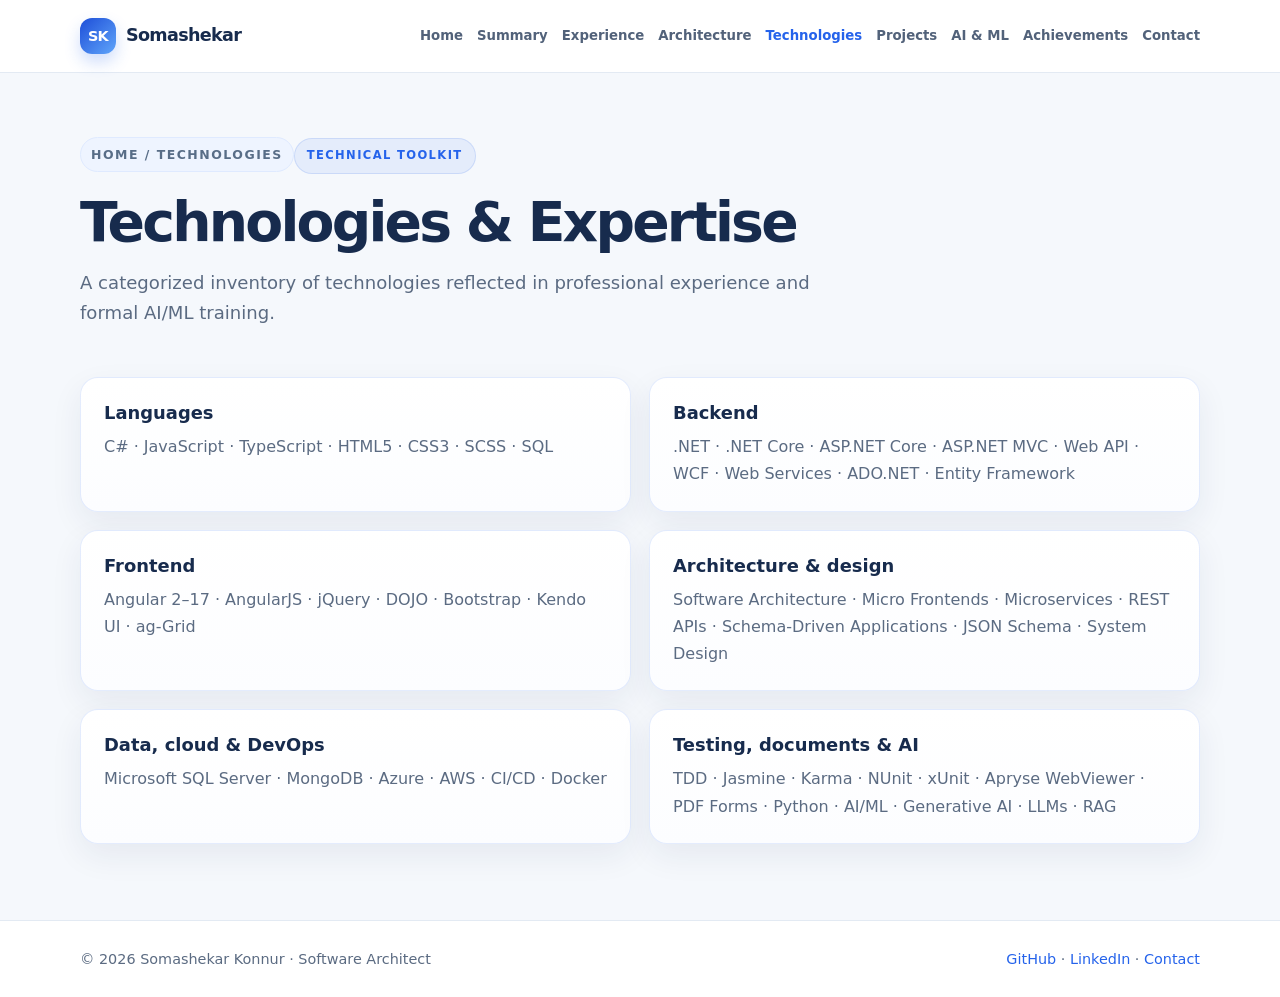
<file: technologies.html>
<!doctype html>
<html lang="en">

<head>
    <meta charset="utf-8">
    <meta name="viewport" content="width=device-width,initial-scale=1">
    <meta name="description" content="Professional portfolio of Somashekar Konnur">
    <title>Technologies | Somashekar Konnur</title>
    <link rel="stylesheet" href="styles.css">
</head>

<body>
    <header>
        <div class="wrap nav"><a class="brand" href="index.html" aria-label="Somashekar Konnur home"><span class="brand-mark">SK</span><span class="brand-word">Somashekar</span></a><button class="menu"
                aria-expanded="false" aria-label="Toggle navigation">Menu ☰</button>
            <nav><a href="index.html">Home</a><a href="summary.html">Summary</a><a
                    href="experience.html">Experience</a><a href="architecture.html">Architecture</a><a
                    href="technologies.html">Technologies</a><a href="projects.html">Projects</a><a href="ai-ml.html">AI
                    & ML</a><a href="achievements.html">Achievements</a><a href="contact.html">Contact</a></nav>
        </div>
    </header>
    <main class="wrap">
        <div class="page-intro">
            <div class="crumb">Home / Technologies</div><span class="eyebrow">Technical toolkit</span>
            <h1>Technologies & Expertise</h1>
            <p class="lead">A categorized inventory of technologies reflected in professional experience and formal
                AI/ML training.</p>
        </div>
        <div class="grid two">
            <div class="card">
                <h3>Languages</h3>
                <p>C# · JavaScript · TypeScript · HTML5 · CSS3 · SCSS · SQL</p>
            </div>
            <div class="card">
                <h3>Backend</h3>
                <p>.NET · .NET Core · ASP.NET Core · ASP.NET MVC · Web API · WCF · Web Services · ADO.NET · Entity
                    Framework</p>
            </div>
            <div class="card">
                <h3>Frontend</h3>
                <p>Angular 2–17 · AngularJS · jQuery · DOJO · Bootstrap · Kendo UI · ag-Grid</p>
            </div>
            <div class="card">
                <h3>Architecture & design</h3>
                <p>Software Architecture · Micro Frontends · Microservices · REST APIs · Schema-Driven Applications ·
                    JSON Schema · System Design</p>
            </div>
            <div class="card">
                <h3>Data, cloud & DevOps</h3>
                <p>Microsoft SQL Server · MongoDB · Azure · AWS · CI/CD · Docker</p>
            </div>
            <div class="card">
                <h3>Testing, documents & AI</h3>
                <p>TDD · Jasmine · Karma · NUnit · xUnit · Apryse WebViewer · PDF Forms · Python · AI/ML · Generative AI
                    · LLMs · RAG</p>
            </div>
        </div>
    </main>
    <footer>
        <div class="wrap footer-row"><span>© <span data-year></span> Somashekar Konnur · Software
                Architect</span><span><a href="https://github.com/somuenc">GitHub</a> · <a
                    href="https://www.linkedin.com/in/somashekarbkonnur1981/">LinkedIn</a> · <a
                    href="contact.html">Contact</a></span></div>
    </footer>
    <script src="script.js"></script>
</body>

</html>
</file>
<file: styles.css>
:root {
    --bg: #f5f8fc;
    --surface: #fff;
    --ink: #172b4d;
    --muted: #5b6b82;
    --blue: #2563eb;
    --blue-soft: #eaf1ff;
    --line: #e3eaf3;
    --shadow: 0 12px 32px rgba(25, 48, 82, .07);
    --radius: 18px
}

* {
    box-sizing: border-box
}

html {
    scroll-behavior: smooth
}

html,
body {
    height: 100%
}

body {
    margin: 0;
    background: var(--bg);
    color: var(--ink);
    font: 16px/1.7 Inter, ui-sans-serif, system-ui, -apple-system, "Segoe UI", sans-serif;
    min-height: 100vh;
    display: flex;
    flex-direction: column
}

a {
    color: var(--blue);
    text-decoration: none
}

a:hover {
    text-decoration: underline
}

.wrap {
    width: min(1120px, calc(100% - 40px));
    margin: auto
}

header {
    position: sticky;
    top: 0;
    z-index: 10;
    background: rgba(255, 255, 255, .95);
    backdrop-filter: blur(14px);
    border-bottom: 1px solid var(--line)
}

.nav {
    min-height: 72px;
    display: flex;
    align-items: center;
    justify-content: space-between;
    gap: 22px
}

.brand {
    display: inline-flex;
    align-items: center;
    gap: 10px;
    font-weight: 850;
    font-size: 1.1rem;
    letter-spacing: -.04em;
    color: var(--ink);
    white-space: nowrap
}

.brand-mark {
    display: inline-grid;
    place-items: center;
    width: 36px;
    height: 36px;
    border-radius: 12px;
    background: linear-gradient(135deg, #1d4ed8, #60a5fa);
    color: #fff;
    font-size: .9rem;
    font-weight: 900;
    box-shadow: 0 8px 16px rgba(37, 99, 235, .22)
}

.brand-word {
    color: var(--ink);
    font-weight: 850
}

.brand-mark+.brand-word {
    color: var(--ink)
}

nav {
    display: flex;
    align-items: center;
    gap: 14px;
    flex-wrap: wrap
}

nav a {
    font-size: .83rem;
    font-weight: 700;
    color: #52627a
}

nav a.active,
nav a:hover {
    color: var(--blue)
}

.menu {
    display: none;
    border: 1px solid var(--line);
    background: #fff;
    border-radius: 10px;
    padding: 8px 12px;
    color: var(--ink);
    font-weight: 700
}

main {
    padding: 46px 0 76px
}

.site-main {
    flex: 1
}

.hero {
    display: grid;
    grid-template-columns: 1.5fr .8fr;
    gap: 34px;
    align-items: center;
    padding: 30px 0 48px
}

.eyebrow-wrap {
    display: flex;
    flex-wrap: wrap;
    align-items: center;
    gap: 10px;
    margin-bottom: 18px
}

.eyebrow {
    display: inline-flex;
    align-items: center;
    padding: 7px 12px;
    border-radius: 999px;
    background: rgba(37, 99, 235, .08);
    border: 1px solid rgba(37, 99, 235, .14);
    color: var(--blue);
    font-size: .72rem;
    font-weight: 850;
    letter-spacing: .12em;
    text-transform: uppercase
}

.eyebrow-sub {
    display: inline-flex;
    align-items: center;
    color: #52627a;
    font-size: .72rem;
    font-weight: 700;
    letter-spacing: .08em;
    text-transform: uppercase
}

h1 {
    font-size: clamp(2.5rem, 6vw, 4.35rem);
    line-height: 1.05;
    letter-spacing: -.055em;
    margin: 16px 0;
    color: var(--ink)
}

h2 {
    font-size: clamp(1.65rem, 3vw, 2.15rem);
    line-height: 1.2;
    letter-spacing: -.035em;
    margin: 0 0 16px
}

.hero-tagline {
    color: #1f4e9d;
    background: linear-gradient(135deg, #1d4ed8, #0f172a);
    -webkit-background-clip: text;
    background-clip: text;
    -webkit-text-fill-color: transparent
}

h3 {
    font-size: 1.12rem;
    line-height: 1.35;
    margin: 0 0 8px
}

p {
    margin: 0 0 16px;
    color: var(--muted)
}

.lead {
    font-size: 1.13rem;
    max-width: 740px
}

.hero-actions {
    display: flex;
    gap: 12px;
    flex-wrap: wrap;
    margin-top: 26px
}

.btn {
    display: inline-flex;
    align-items: center;
    justify-content: center;
    padding: 11px 17px;
    border-radius: 11px;
    background: var(--blue);
    color: white;
    font-weight: 750;
    border: 1px solid var(--blue)
}

.btn:hover {
    background: #1d4ed8;
    text-decoration: none
}

.btn.secondary {
    background: #fff;
    color: var(--ink);
    border-color: var(--line)
}

.hero-card,
.card,
.stat {
    background: var(--surface);
    border: 1px solid var(--line);
    border-radius: var(--radius);
    box-shadow: var(--shadow)
}

.hero-card {
    padding: 27px
}

.profile-intro {
    display: flex;
    align-items: center;
    gap: 18px
}

.profile-photo {
    width: 116px;
    height: 116px;
    flex: 0 0 116px;
    object-fit: cover;
    object-position: center 38%;
    border: 4px solid #fff;
    border-radius: 50%;
    box-shadow: 0 0 0 1px #dce8fa, 0 10px 24px rgba(37, 99, 235, .14)
}

.profile-intro p {
    margin-bottom: 0
}

.architecture-mark {
    width: 82px;
    height: 82px;
    position: relative;
    margin: 0 0 20px;
    border-radius: 22px;
    background: linear-gradient(145deg, #edf4ff, #f8fbff);
    border: 1px solid #dce8fa;
    display: grid;
    grid-template-columns: repeat(2, 22px);
    grid-template-rows: repeat(2, 22px);
    gap: 7px;
    place-content: center;
    transform: rotate(-5deg)
}

.architecture-mark span {
    display: block;
    border-radius: 6px;
    background: linear-gradient(145deg, #3b82f6, #1d4ed8);
    box-shadow: 0 3px 8px rgba(37, 99, 235, .16)
}

.architecture-mark span:nth-child(2) {
    opacity: .72;
    transform: translateY(5px)
}

.architecture-mark span:nth-child(3) {
    opacity: .48;
    transform: translateX(4px)
}

.architecture-mark span:nth-child(4) {
    background: linear-gradient(145deg, #93c5fd, #60a5fa)
}

.architecture-mark i {
    position: absolute;
    width: 8px;
    height: 8px;
    border-radius: 50%;
    background: #0f4cbd;
    right: 9px;
    top: 9px;
    box-shadow: 0 0 0 4px #dbeafe
}

.stats {
    display: grid;
    grid-template-columns: repeat(3, 1fr);
    gap: 14px;
    margin: 0 0 54px
}

.stat {
    padding: 18px 20px
}

.stat strong {
    display: block;
    font-size: 1.65rem;
    line-height: 1.2;
    color: var(--ink)
}

.stat span {
    font-size: .88rem;
    color: var(--muted)
}

.section {
    margin: 52px 0
}

.section h2 {
    margin-bottom: 22px
}

.section-head {
    display: flex;
    justify-content: space-between;
    align-items: end;
    gap: 20px;
    margin-bottom: 22px
}

.section-head p {
    max-width: 580px;
    margin: 0
}

.grid {
    display: grid;
    grid-template-columns: repeat(3, 1fr);
    gap: 18px
}

.grid.two {
    grid-template-columns: repeat(2, 1fr)
}

.card {
    padding: 23px;
    border: 1px solid rgba(37, 99, 235, .12);
    background: linear-gradient(180deg, #fff 0%, #fcfdff 100%);
    transition: transform .18s ease, box-shadow .18s ease, border-color .18s ease;
}

.card:hover {
    transform: translateY(-2px);
    border-color: rgba(37, 99, 235, .2);
    box-shadow: 0 18px 30px rgba(23, 43, 77, .09)
}

.contact-grid {
    display: grid;
    grid-template-columns: repeat(2, minmax(0, 1fr));
    gap: 20px;
    margin-top: 12px
}

.contact-card {
    display: flex;
    flex-direction: column;
    align-items: flex-start;
    justify-content: center;
    min-height: 190px;
    padding: 24px 22px;
    transition: transform .18s ease, box-shadow .18s ease, border-color .18s ease
}

.contact-card:hover {
    text-decoration: none;
    transform: translateY(-2px);
    border-color: rgba(37, 99, 235, .2);
    box-shadow: 0 18px 30px rgba(23, 43, 77, .09)
}

.contact-card .icon {
    margin-bottom: 16px
}

.contact-card p,
.contact-card h3 {
    width: 100%
}

.card p:last-child {
    margin-bottom: 0
}

.credential-card {
    display: flex;
    flex-direction: column;
    justify-content: flex-start;
    min-height: 210px
}

.credential-card .eyebrow {
    margin-bottom: 10px;
    width: fit-content
}

.link-text {
    margin-top: auto;
    color: var(--blue);
    font-weight: 800
}

.certificate-grid {
    display: grid;
    grid-template-columns: repeat(2, minmax(0, 1fr));
    gap: 20px;
    margin-top: 20px
}

.certificate-card {
    display: flex;
    flex-direction: column;
    gap: 12px;
    padding: 18px
}

.certificate-card img {
    width: 100%;
    height: 320px;
    object-fit: contain;
    display: block;
    border-radius: 12px;
    background: #f6f9ff;
    border: 1px solid var(--line)
}

.certificate-card p {
    margin: 0
}

.icon {
    width: 42px;
    height: 42px;
    display: grid;
    place-items: center;
    background: var(--blue-soft);
    border-radius: 12px;
    color: var(--blue);
    font-weight: 900;
    margin-bottom: 16px
}

.tags {
    display: flex;
    gap: 8px;
    flex-wrap: wrap;
    margin-top: 14px
}

.tag {
    font-size: .77rem;
    font-weight: 700;
    padding: 5px 10px;
    border-radius: 999px;
    background: #f0f4fa;
    color: #53647c
}

.page-intro {
    padding: 18px 0 32px;
    max-width: 850px
}

.page-intro h1 {
    font-size: clamp(2.3rem, 5vw, 3.45rem);
    margin: 12px 0 16px;
    letter-spacing: -.05em
}

.page-intro .eyebrow {
    margin-bottom: 8px
}

.crumb {
    display: inline-flex;
    align-items: center;
    gap: 8px;
    font-size: .78rem;
    letter-spacing: .12em;
    text-transform: uppercase;
    color: #586d87;
    font-weight: 800;
    padding: 6px 10px;
    border-radius: 999px;
    background: #eef4ff;
    border: 1px solid #dfeaff
}

.timeline {
    border-left: 2px solid #d8e4f5;
    margin: 22px 0 0 9px;
    padding-left: 26px
}

.event {
    position: relative;
    padding: 0 0 28px
}

.event:before {
    content: "";
    position: absolute;
    left: -34px;
    top: 8px;
    width: 14px;
    height: 14px;
    border-radius: 50%;
    background: var(--blue);
    box-shadow: 0 0 0 5px #eaf1ff
}

footer {
    border-top: 1px solid var(--line);
    background: #fff;
    padding: 26px 0;
    color: var(--muted);
    font-size: .9rem
}

.site-footer {
    margin-top: auto
}

.footer-row {
    display: flex;
    justify-content: space-between;
    gap: 20px;
    flex-wrap: wrap
}

ul.clean {
    padding-left: 20px;
    color: var(--muted)
}

ul.clean li {
    margin: 7px 0
}

@media(max-width:920px) {
    .nav {
        align-items: flex-start;
        padding: 16px 0;
        flex-wrap: wrap
    }

    .menu {
        display: block
    }

    nav {
        display: none;
        width: 100%;
        gap: 12px 16px
    }

    nav.open {
        display: flex
    }

    .hero {
        grid-template-columns: 1fr
    }

    .grid {
        grid-template-columns: repeat(2, 1fr)
    }

    .contact-grid {
        grid-template-columns: 1fr
    }
}

@media(max-width:580px) {
    .wrap {
        width: min(100% - 28px, 1120px)
    }

    main {
        padding-top: 28px
    }

    .grid,
    .grid.two {
        grid-template-columns: 1fr
    }

    .stats {
        gap: 8px
    }

    .stat {
        padding: 13px
    }

    .stat strong {
        font-size: 1.3rem
    }

    .stat span {
        font-size: .76rem
    }

    .section {
        margin: 40px 0
    }
}
</file>
